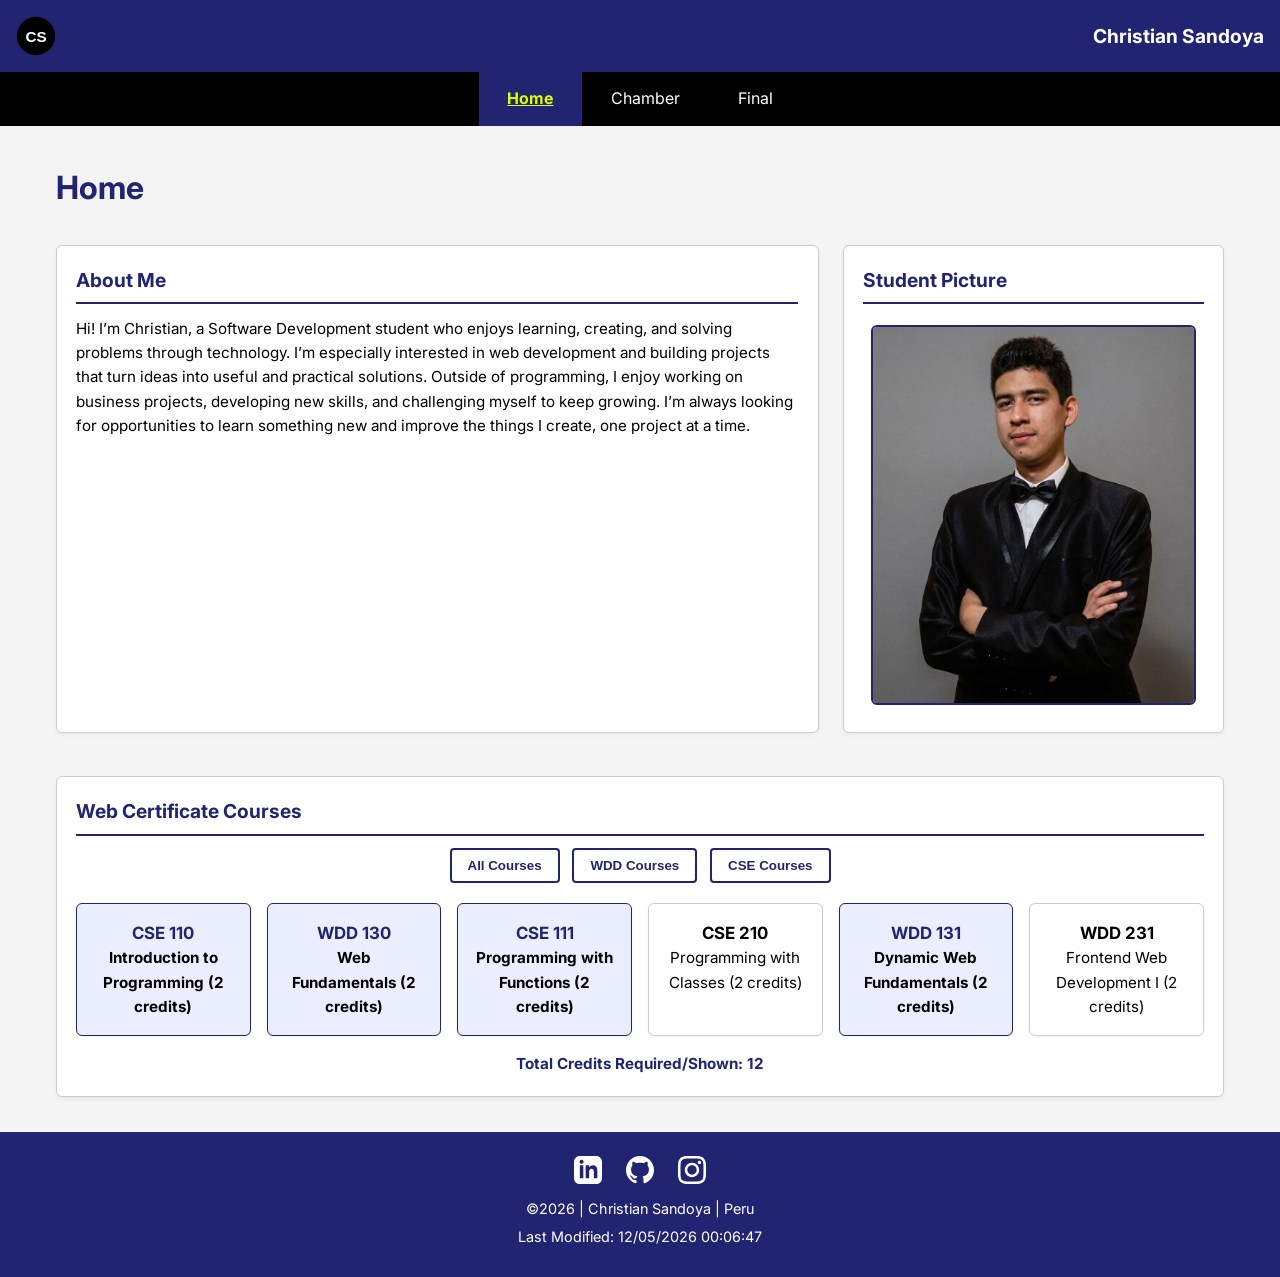
<file: index.html>
<!DOCTYPE html>
<html lang="en">
<head>
    <meta charset="UTF-8">
    <meta name="viewport" content="width=device-width, initial-scale=1.0">
    <meta name="description" content="W01 Assignment: Course Home Page - WDD 231 - Christian Sandoya">
    <meta name="author" content="Christian Sandoya">
    <title>WDD 231 - Christian Sandoya - Course Home Page</title>
    <link rel="stylesheet" href="styles/small.css">
    <link rel="stylesheet" href="styles/large.css" media="(min-width: 680px)">
    <link rel="preconnect" href="https://fonts.googleapis.com">
    <link rel="preconnect" href="https://fonts.gstatic.com" crossorigin>
    <link href="https://fonts.googleapis.com/css2?family=Inter:wght@400;500;700&display=swap" rel="stylesheet">
    <link rel="icon" href="favicon.ico">
    <script src="scripts/navigation.js" defer></script>
    <script src="scripts/course.js" defer></script>
    <script src="scripts/getdates.js" defer></script>
    <meta property="og:title" content="WDD 231 - Christian Sandoya - Course Home Page">
    <meta property="og:description" content="W01 Assignment: Course Home Page - WDD 231 - Christian Sandoya">
    <meta property="og:image" content="images/logo.svg">
    <meta property="og:url" content="https://christiansandoya.github.io/wdd231/">
</head>
<body>
    <header>
        <div class="logo-box">
            <img src="images/logo.svg" alt="Site Logo" width="40" height="40">
        </div>
        <span>Christian Sandoya</span>
        <button id="menu" aria-label="Navigation Menu"></button>
    </header>

    <nav>
        <ul class="navigation">
            <li><a href="index.html" class="active">Home</a></li>
            <li><a href="#">Chamber</a></li>
            <li><a href="#">Final</a></li>
        </ul>
    </nav>
    
    <main>
        <h1>Home</h1>
        <section class="card">
            <h2>About Me</h2>
            <p>Hi! I’m Christian, a Software Development student who enjoys learning, creating, and solving problems through technology. I’m especially interested in web development and building projects that turn ideas into useful and practical solutions. Outside of programming, I enjoy working on business projects, developing new skills, and challenging myself to keep growing. I’m always looking for opportunities to learn something new and improve the things I create, one project at a time.</p>
        </section>
        <section class="card">
            <h2>Student Picture</h2>
            <div class="profile-img-box">
                <img src="images/profile_picture.jpg" alt="Christian Sandoya Profile Picture">
            </div>
        </section>
        <section class="card">
            <h2>Web Certificate Courses</h2>
            <div id="course-list"></div>
        </section>
    </main>

    <footer>
        <div class="social-links">
            <a href="https://www.linkedin.com/in/christian-flavio-sandoya-suarez-4857b5280" target="_blank" rel="noopener" aria-label="LinkedIn">
                <svg xmlns="http://www.w3.org/2000/svg" width="24" height="24" viewBox="0 0 24 24"><path d="M19 0h-14c-2.761 0-5 2.239-5 5v14c0 2.761 2.239 5 5 5h14c2.762 0 5-2.239 5-5v-14c0-2.761-2.238-5-5-5zm-11 19h-3v-11h3v11zm-1.5-12.268c-.966 0-1.75-.79-1.75-1.764s.784-1.764 1.75-1.764 1.75.79 1.75 1.764-.783 1.764-1.75 1.764zm13.5 12.268h-3v-5.604c0-3.368-4-3.113-4 0v5.604h-3v-11h3v1.765c1.396-2.586 7-2.777 7 2.476v6.759z"/></svg>
            </a>
            <a href="https://github.com/christiansandoya" target="_blank" rel="noopener " aria-label="GitHub">
                <svg xmlns="http://www.w3.org/2000/svg" width="24" height="24" viewBox="0 0 24 24"><path d="M12 0c-6.626 0-12 5.373-12 12 0 5.302 3.438 9.8 8.207 11.387.599.111.793-.261.793-.577v-2.234c-3.338.726-4.033-1.416-4.033-1.416-.546-1.387-1.333-1.756-1.333-1.756-1.089-.745.083-.729.083-.729 1.205.084 1.839 1.237 1.839 1.237 1.07 1.834 2.807 1.304 3.492.997.107-.775.418-1.305.762-1.604-2.665-.305-5.467-1.334-5.467-5.931 0-1.311.469-2.381 1.236-3.221-.124-.303-.535-1.524.117-3.176 0 0 1.008-.322 3.301 1.23.957-.266 1.983-.399 3.003-.404 1.02.005 2.047.138 3.006.404 2.291-1.552 3.297-1.23 3.297-1.23.653 1.653.242 2.874.118 3.176.77.84 1.235 1.911 1.235 3.221 0 4.609-2.807 5.624-5.479 5.921.43.372.823 1.102.823 2.222v3.293c0 .319.192.694.801.576 4.765-1.589 8.199-6.086 8.199-11.386 0-6.627-5.373-12-12-12z"/></svg>
            </a>
            <a href="https://www.instagram.com/chrisandoya" target="_blank" rel="noopener" aria-label="Instagram">
                <svg xmlns="http://www.w3.org/2000/svg" width="24" height="24" viewBox="0 0 24 24"><path d="M12 2.163c3.204 0 3.584.012 4.85.07 3.252.148 4.771 1.691 4.919 4.919.058 1.265.069 1.645.069 4.849 0 3.205-.012 3.584-.069 4.849-.149 3.225-1.664 4.771-4.919 4.919-1.266.058-1.644.07-4.85.07-3.204 0-3.584-.012-4.849-.07-3.26-.149-4.771-1.699-4.919-4.92-.058-1.265-.07-1.644-.07-4.849 0-3.204.013-3.583.07-4.849.149-3.227 1.664-4.771 4.919-4.919 1.266-.057 1.645-.069 4.849-.069zm0-2.163c-3.259 0-3.667.014-4.947.072-4.358.2-6.78 2.618-6.98 6.98-.059 1.281-.073 1.689-.073 4.948 0 3.259.014 3.668.072 4.948.2 4.358 2.618 6.78 6.98 6.98 1.281.058 1.689.072 4.948.072 3.259 0 3.668-.014 4.948-.072 4.354-.2 6.782-2.618 6.979-6.98.059-1.28.073-1.689.073-4.948 0-3.259-.014-3.667-.072-4.947-.196-4.354-2.617-6.78-6.979-6.98-1.281-.059-1.69-.073-4.949-.073zm0 5.838c-3.403 0-6.162 2.759-6.162 6.162s2.759 6.163 6.162 6.163 6.162-2.759 6.162-6.163c0-3.403-2.759-6.162-6.162-6.162zm0 10.162c-2.209 0-4-1.79-4-4 0-2.209 1.791-4 4-4s4 1.791 4 4c0 2.21-1.791 4-4 4zm6.406-11.845c-.796 0-1.441.645-1.441 1.44s.645 1.44 1.441 1.44c.795 0 1.439-.645 1.439-1.44s-.644-1.44-1.439-1.44z"/></svg>
            </a>
        </div>
        <p>©<span id="currentyear"></span> | Christian Sandoya | Peru</p>
        <p class="last-modified">Last Modified: <span id="lastModified"></span></p>
    </footer>
</body>
</html>
</file>
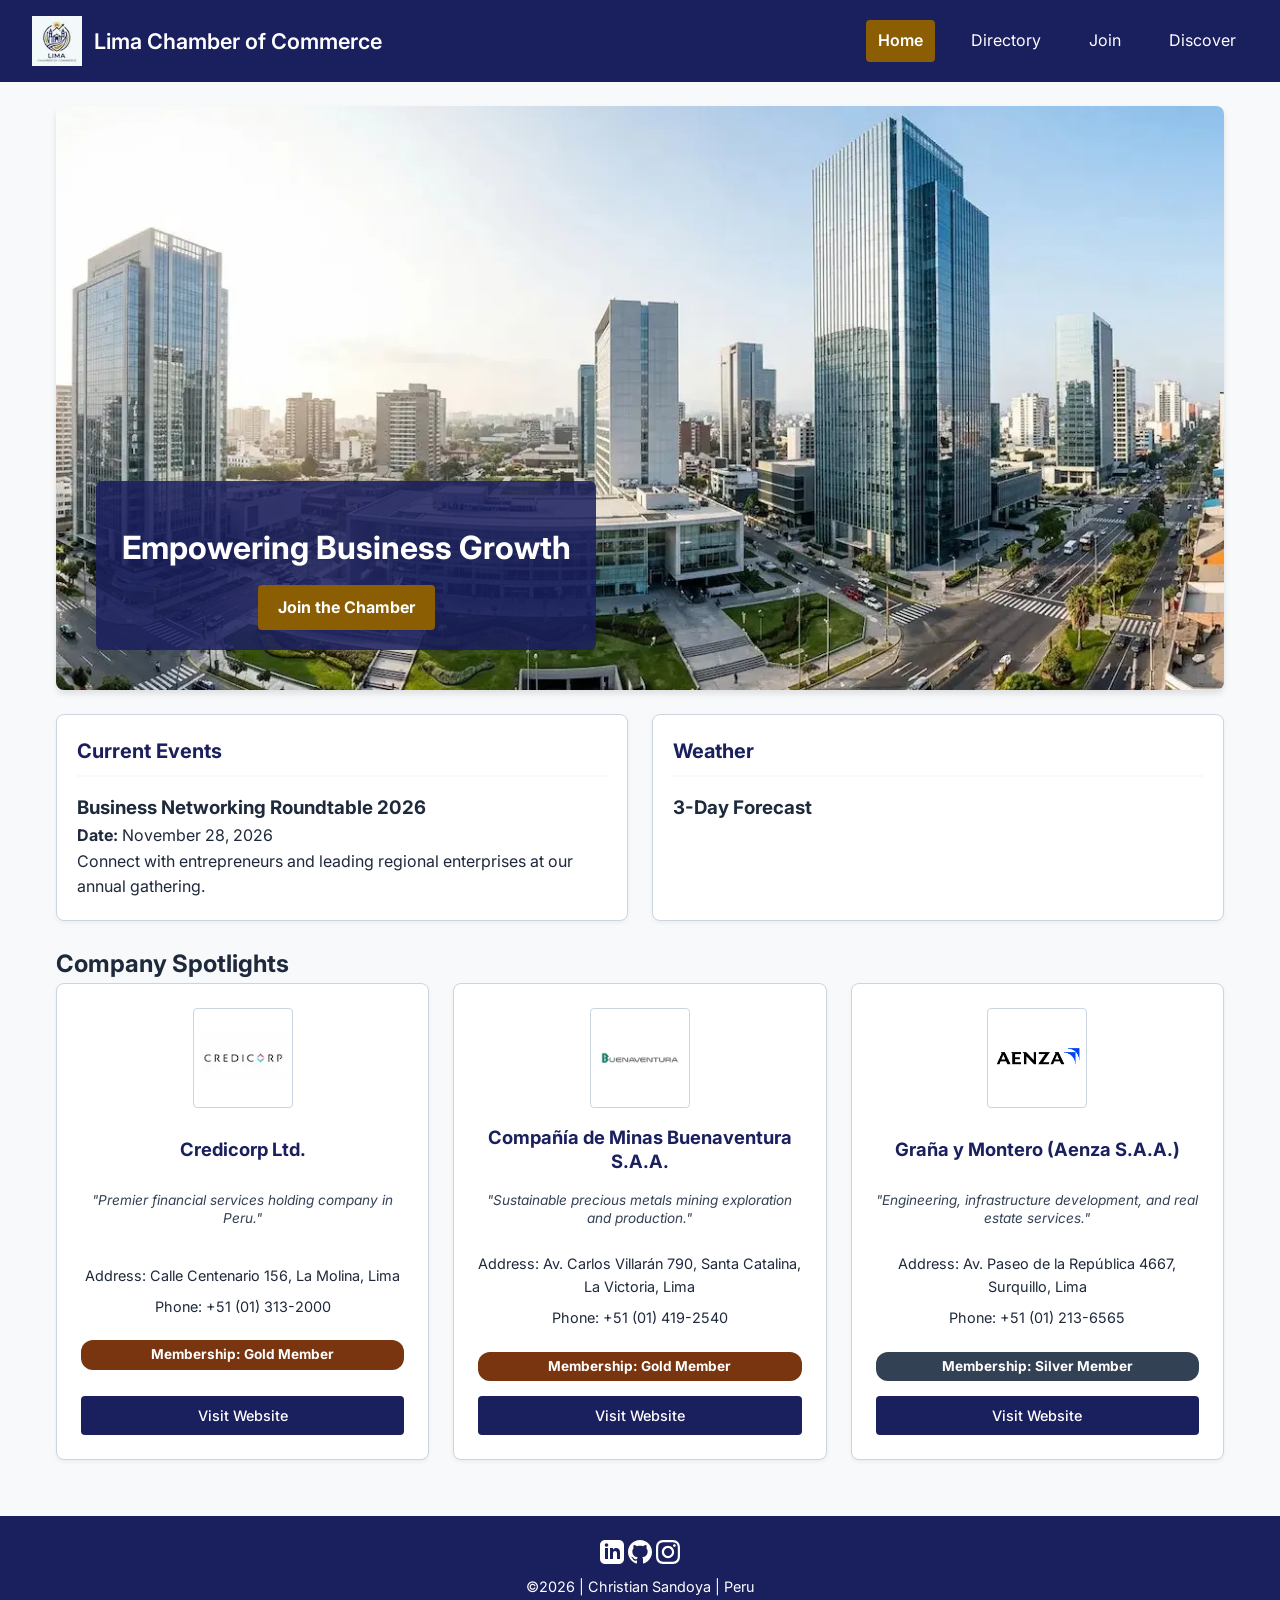
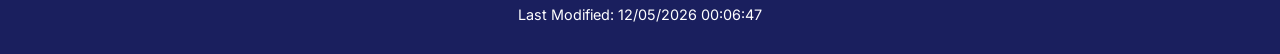
<file: chamber/index.html>
<!DOCTYPE html>
<html lang="en">
<head>
    <meta charset="UTF-8">
    <meta name="viewport" content="width=device-width, initial-scale=1.0">
    <title>Home | Lima Chamber of Commerce</title>
    <meta name="description" content="Official directory of businesses associated with the Lima Chamber of Commerce. Connecting businesses and fostering enterprise development.">
    <meta name="author" content="Christian Sandoya">

    <!-- Scripts -->
    <script src="scripts/weather.js" defer></script>
    <script src="scripts/spotlights.js" defer></script>
    <script src="scripts/main.js" defer></script>

    <!-- Meta tags for social media-->
    <meta property="og:title" content="Home | Lima Chamber of Commerce">
    <meta property="og:type" content="website">
    <meta property="og:description" content="Official directory of businesses associated with the Lima Chamber of Commerce. Connecting businesses and fostering enterprise development.">
    <meta property="og:image" content="https://christiansandoya.github.io/wdd231/chamber/images/hero.png">
    <meta property="og:url" content="https://christiansandoya.github.io/wdd231/chamber/index.html">

    <!--Google Fonts-->
    <link rel="preconnect" href="https://fonts.googleapis.com">
    <link rel="preconnect" href="https://fonts.gstatic.com" crossorigin>
    <link href="https://fonts.googleapis.com/css2?family=Inter:wght@400;500;600;700&display=swap" rel="stylesheet">

    <!--CSS-->
    <link rel="stylesheet" href="styles/normalize.css">
    <link rel="stylesheet" href="styles/small.css">
    <link rel="stylesheet" href="styles/larger.css" media="(min-width:768px)">

    <!--Favicon-->
    <link rel="icon" href="images/favicon.ico">
</head>
<body>
    <header>
        <div class="header-container">
            <img src="images/logo.webp" alt="Lima Chamber of Commerce Logo" class="logo">
            <span class="site-title">Lima Chamber of Commerce</span>
        </div>
        <button id="menu-button" aria-label="Navigation Menu"></button>
        <nav id="navigation">
            <ul>
                <li><a href="index.html" class="active">Home</a></li>
                <li><a href="directory.html">Directory</a></li>
                <li><a href="#">Join</a></li>
                <li><a href="#">Discover</a></li>
            </ul>
        </nav>
    </header>
    <main>
    <!-- Hero Image and Call to Action -->
        <section class="hero">
            <picture>
                <source srcset="images/hero-large.webp" media="(min-width: 768px)">
                <img src="images/hero-small.webp" alt="Panoramic view of business district in Lima" width="1200" height="600">
            </picture>
            <div class="hero-overlay">
                <h1>Empowering Business Growth</h1>
                <a href="join.html" class="cta-button">Join the Chamber</a>
            </div>
        </section>

        <!-- Container for responsive layout (Events and Weather) -->
        <div class="home-grid">
            <!-- Current Events -->
            <section class="events card">
                <h2>Current Events</h2>
                <article class="event-item">
                    <h3>Business Networking Roundtable 2026</h3>
                    <p><strong>Date:</strong> November 28, 2026</p>
                    <p>Connect with entrepreneurs and leading regional enterprises at our annual gathering.</p>
                </article>
            </section>

            <!-- Weather Section (to be populated with JS) -->
            <section class="weather card">
                <h2>Weather</h2>
                <div id="current-weather">

                </div>
                <div id="forecast-weather">
                    <h3>3-Day Forecast</h3>
                    <!-- JS will inject the 3-day forecast -->
                </div>
            </section>
        </div>

        <!-- Company Spotlights (to be populated with JS from members.json) -->
        <section class="spotlights">
            <h2>Company Spotlights</h2>
            <div id="spotlight-container" class="spotlight-grid">
            <!-- JS will inject 3 Gold/Silver member cards -->
            </div>
        </section>
    </main>
    <footer>
         <div class="social-links">
            <a href="https://www.linkedin.com/in/christian-flavio-sandoya-suarez-4857b5280" target="_blank" rel="noopener" aria-label="LinkedIn">
                <svg xmlns="http://www.w3.org/2000/svg" width="24" height="24" viewBox="0 0 24 24"><path d="M19 0h-14c-2.761 0-5 2.239-5 5v14c0 2.761 2.239 5 5 5h14c2.762 0 5-2.239 5-5v-14c0-2.761-2.238-5-5-5zm-11 19h-3v-11h3v11zm-1.5-12.268c-.966 0-1.75-.79-1.75-1.764s.784-1.764 1.75-1.764 1.75.79 1.75 1.764-.783 1.764-1.75 1.764zm13.5 12.268h-3v-5.604c0-3.368-4-3.113-4 0v5.604h-3v-11h3v1.765c1.396-2.586 7-2.777 7 2.476v6.759z"/></svg>
            </a>
            <a href="https://github.com/christiansandoya" target="_blank" rel="noopener " aria-label="GitHub">
                <svg xmlns="http://www.w3.org/2000/svg" width="24" height="24" viewBox="0 0 24 24"><path d="M12 0c-6.626 0-12 5.373-12 12 0 5.302 3.438 9.8 8.207 11.387.599.111.793-.261.793-.577v-2.234c-3.338.726-4.033-1.416-4.033-1.416-.546-1.387-1.333-1.756-1.333-1.756-1.089-.745.083-.729.083-.729 1.205.084 1.839 1.237 1.839 1.237 1.07 1.834 2.807 1.304 3.492.997.107-.775.418-1.305.762-1.604-2.665-.305-5.467-1.334-5.467-5.931 0-1.311.469-2.381 1.236-3.221-.124-.303-.535-1.524.117-3.176 0 0 1.008-.322 3.301 1.23.957-.266 1.983-.399 3.003-.404 1.02.005 2.047.138 3.006.404 2.291-1.552 3.297-1.23 3.297-1.23.653 1.653.242 2.874.118 3.176.77.84 1.235 1.911 1.235 3.221 0 4.609-2.807 5.624-5.479 5.921.43.372.823 1.102.823 2.222v3.293c0 .319.192.694.801.576 4.765-1.589 8.199-6.086 8.199-11.386 0-6.627-5.373-12-12-12z"/></svg>
            </a>
            <a href="https://www.instagram.com/chrisandoya" target="_blank" rel="noopener" aria-label="Instagram">
                <svg xmlns="http://www.w3.org/2000/svg" width="24" height="24" viewBox="0 0 24 24"><path d="M12 2.163c3.204 0 3.584.012 4.85.07 3.252.148 4.771 1.691 4.919 4.919.058 1.265.069 1.645.069 4.849 0 3.205-.012 3.584-.069 4.849-.149 3.225-1.664 4.771-4.919 4.919-1.266.058-1.644.07-4.85.07-3.204 0-3.584-.012-4.849-.07-3.26-.149-4.771-1.699-4.919-4.92-.058-1.265-.07-1.644-.07-4.849 0-3.204.013-3.583.07-4.849.149-3.227 1.664-4.771 4.919-4.919 1.266-.057 1.645-.069 4.849-.069zm0-2.163c-3.259 0-3.667.014-4.947.072-4.358.2-6.78 2.618-6.98 6.98-.059 1.281-.073 1.689-.073 4.948 0 3.259.014 3.668.072 4.948.2 4.358 2.618 6.78 6.98 6.98 1.281.058 1.689.072 4.948.072 3.259 0 3.668-.014 4.948-.072 4.354-.2 6.782-2.618 6.979-6.98.059-1.28.073-1.689.073-4.948 0-3.259-.014-3.667-.072-4.947-.196-4.354-2.617-6.78-6.979-6.98-1.281-.059-1.69-.073-4.949-.073zm0 5.838c-3.403 0-6.162 2.759-6.162 6.162s2.759 6.163 6.162 6.163 6.162-2.759 6.162-6.163c0-3.403-2.759-6.162-6.162-6.162zm0 10.162c-2.209 0-4-1.79-4-4 0-2.209 1.791-4 4-4s4 1.791 4 4c0 2.21-1.791 4-4 4zm6.406-11.845c-.796 0-1.441.645-1.441 1.44s.645 1.44 1.441 1.44c.795 0 1.439-.645 1.439-1.44s-.644-1.44-1.439-1.44z"/></svg>
            </a>
        </div>
        <p>©<span id="currentyear"></span> | Christian Sandoya | Peru</p>
        <p class="last-modified"><span id="lastModified"></span></p>
    </footer>
</body>
</html>
</file>
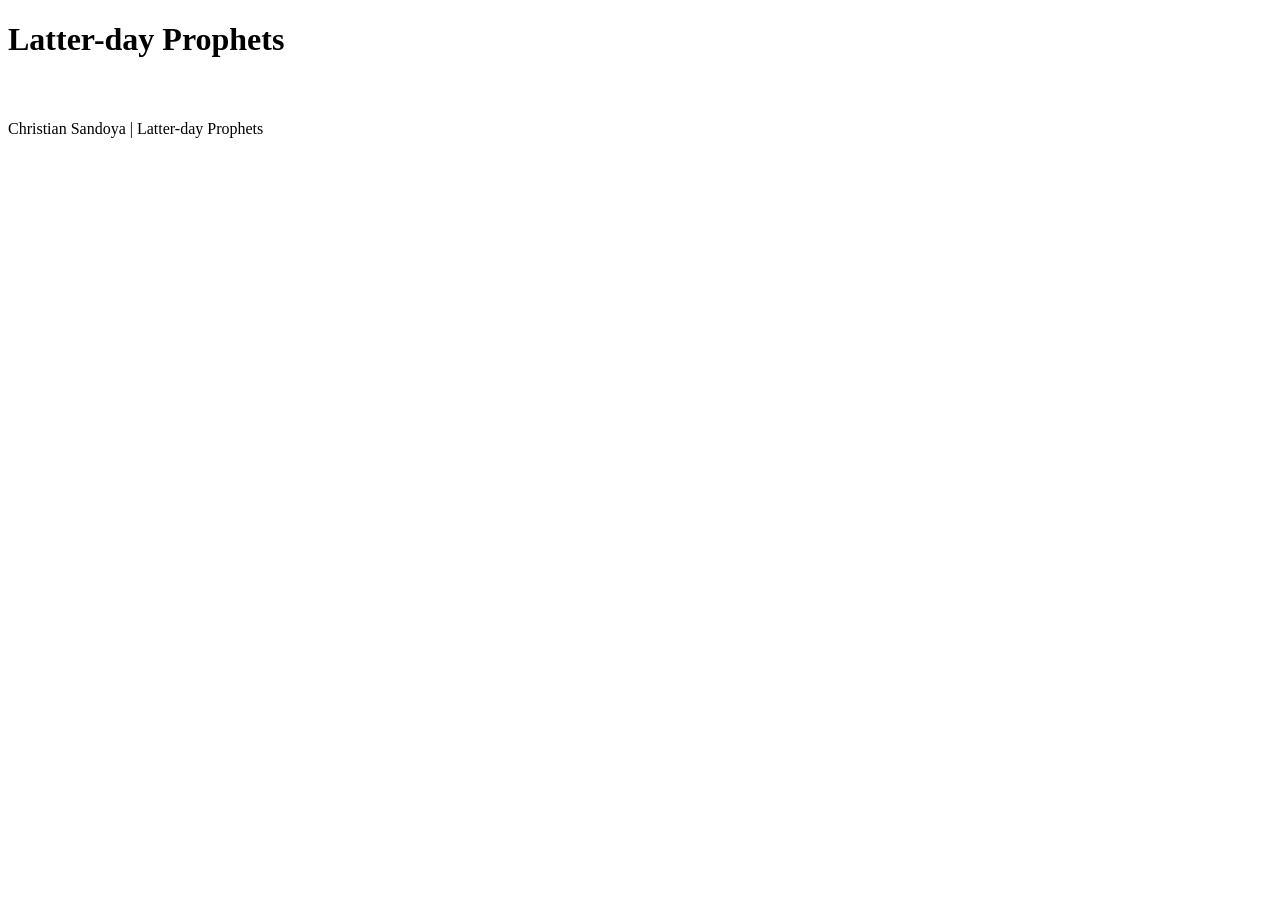
<file: prophets.html>
<!DOCTYPE html>
<html lang="en">
<head>
    <meta charset="UTF-8">
    <meta name="viewport" content="width=device-width, initial-scale=1.0">
    <title>Document</title>
    <link rel="stylesheet" href="styles/prophets.css">
    <script src="scripts/prophets.js" defer></script>
</head>
<body>
    <header>
        <h1>Latter-day Prophets</h1>
    </header>
    <main>
        <div id="cards"></div>
    </main>
    <footer>
        Christian Sandoya | Latter-day Prophets
    </footer>
</body>
</html>
</file>
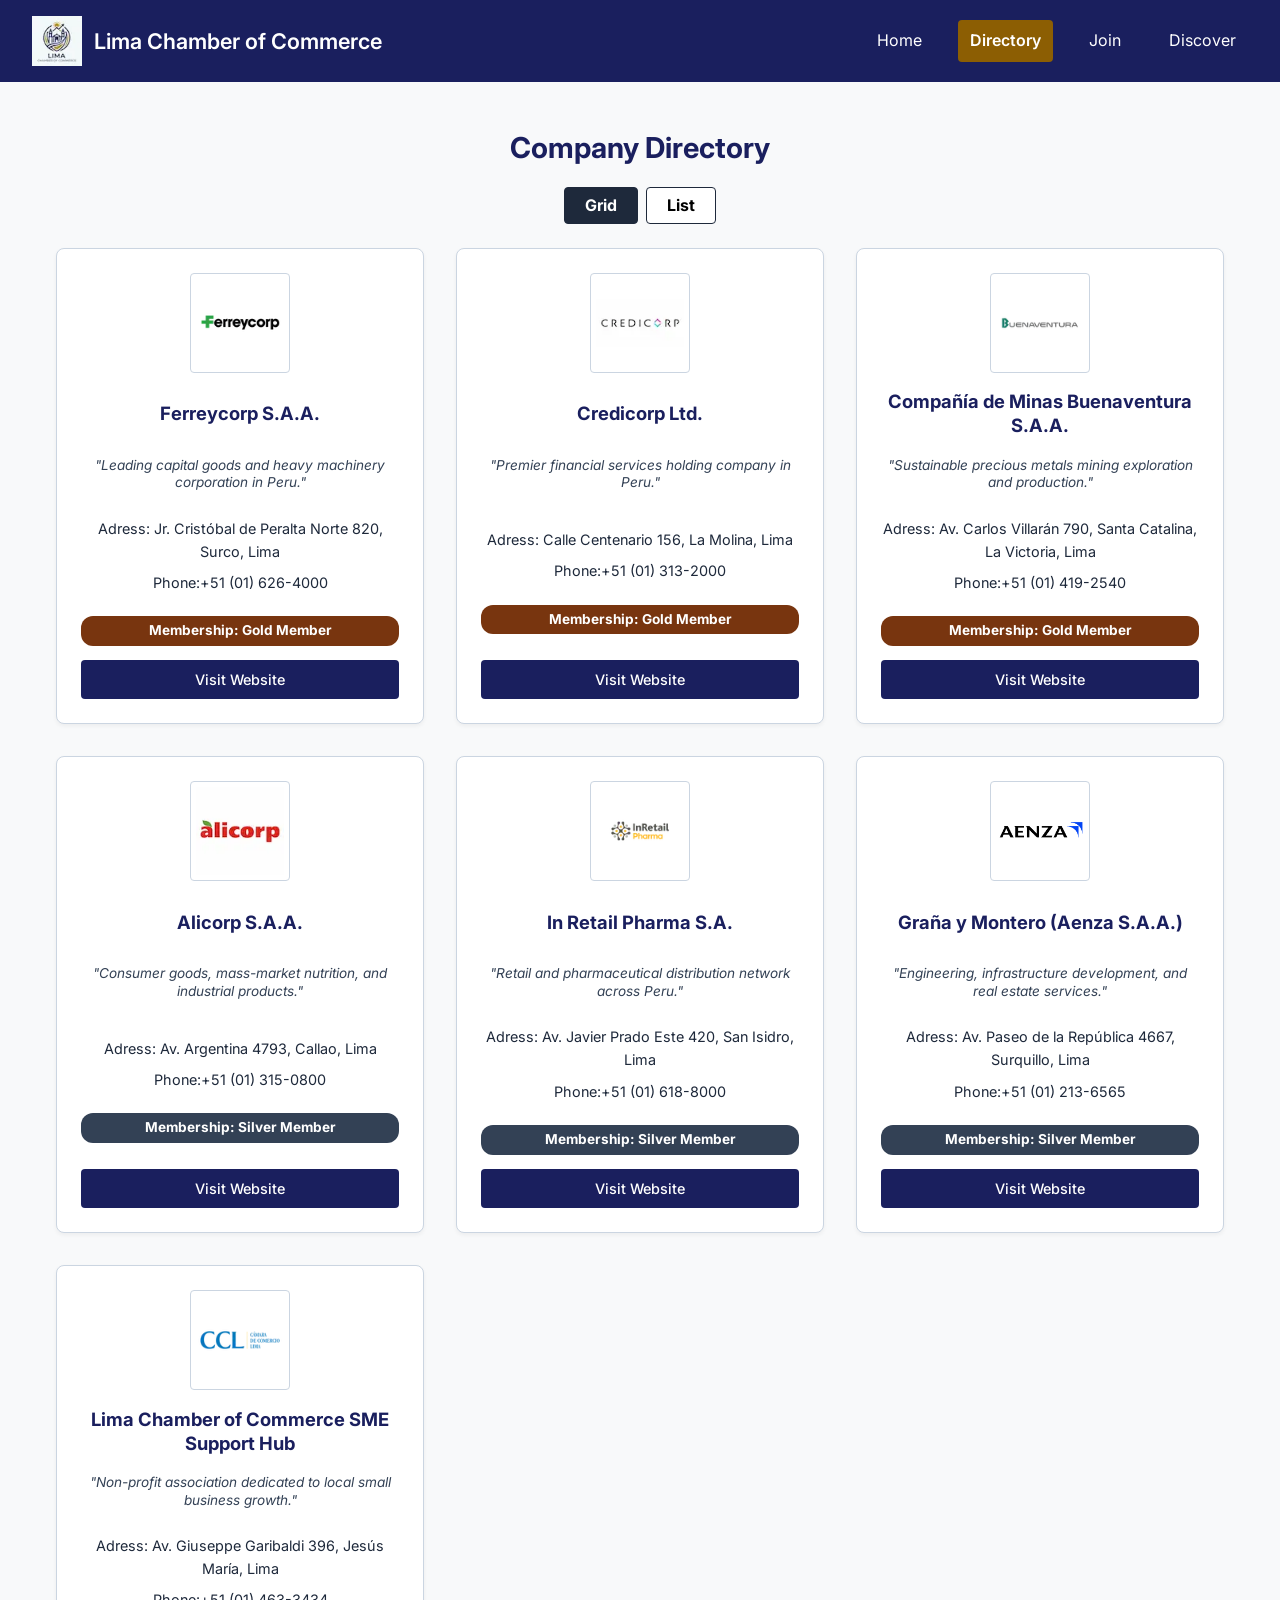
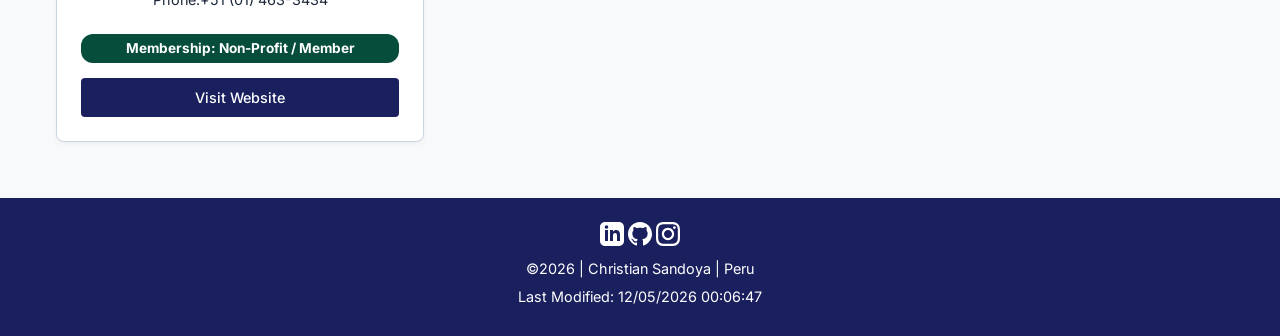
<file: chamber/directory.html>
<!DOCTYPE html>
<html lang="en">
<head>
    <meta charset="UTF-8">
    <meta name="viewport" content="width=device-width, initial-scale=1.0">
    <title>Directory | Lima Chamber of Commerce</title>
    <meta name="description" content="Official directory of businesses associated with the Lima Chamber of Commerce. Connecting businesses and fostering enterprise development.">
    <meta name="author" content="Christian Sandoya">

    <script src="scripts/chamber.js" defer></script>

    <!-- Meta tags for social media-->
    <meta property="og:title" content="Directory | Lima Chamber of Commerce">
    <meta property="og:type" content="website">
    <meta property="og:description" content="Official directory of businesses associated with the Lima Chamber of Commerce. Connecting businesses and fostering enterprise development.">
    <meta property="og:image" content="https://christiansandoya.github.io/wdd231/chamber/images/hero.png">
    <meta property="og:url" content="https://christiansandoya.github.io/wdd231/chamber/directory.html">

    <!--Google Fonts-->
    <link rel="preconnect" href="https://fonts.googleapis.com">
    <link rel="preconnect" href="https://fonts.gstatic.com" crossorigin>
    <link rel="preload" href="https://fonts.googleapis.com/css2?family=Inter:wght@400;500;600;700&display=swap" as="style" onload="this.onload=null;this.rel='stylesheet'">
    <noscript>
        <link href="https://fonts.googleapis.com/css2?family=Inter:wght@400;500;600;700&display=swap" rel="stylesheet">
    </noscript>

    <!--CSS-->
    <link rel="stylesheet" href="styles/normalize.css">
    <link rel="stylesheet" href="styles/small.css">
    <link rel="stylesheet" href="styles/larger.css" media="(min-width:768px)">

    <!--Favicon-->
    <link rel="icon" href="images/favicon.ico">
</head>
<body>
    <header>
        <div class="header-container">
            <img src="images/logo.webp" alt="Lima Chamber of Commerce Logo" class="logo">
            <span class="site-title">Lima Chamber of Commerce</span>
        </div>
        <button id="menu-button" aria-label="Navigation Menu"></button>
        <nav id="navigation">
            <ul>
                <li><a href="index.html">Home</a></li>
                <li><a href="directory.html" class="active">Directory</a></li>
                <li><a href="#">Join</a></li>
                <li><a href="#">Discover</a></li>
            </ul>
        </nav>
    </header>
    <main>
        <h1>Company Directory</h1>
        <div class="view-toggle">
            <button id="grid" class="active" title="Grid View">Grid</button>
            <button id="list" title="List View">List</button>
        </div>
        <div id="members-container" class="grid"></div>
    </main>
    <footer>
         <div class="social-links">
            <a href="https://www.linkedin.com/in/christian-flavio-sandoya-suarez-4857b5280" target="_blank" rel="noopener" aria-label="LinkedIn">
                <svg xmlns="http://www.w3.org/2000/svg" width="24" height="24" viewBox="0 0 24 24"><path d="M19 0h-14c-2.761 0-5 2.239-5 5v14c0 2.761 2.239 5 5 5h14c2.762 0 5-2.239 5-5v-14c0-2.761-2.238-5-5-5zm-11 19h-3v-11h3v11zm-1.5-12.268c-.966 0-1.75-.79-1.75-1.764s.784-1.764 1.75-1.764 1.75.79 1.75 1.764-.783 1.764-1.75 1.764zm13.5 12.268h-3v-5.604c0-3.368-4-3.113-4 0v5.604h-3v-11h3v1.765c1.396-2.586 7-2.777 7 2.476v6.759z"/></svg>
            </a>
            <a href="https://github.com/christiansandoya" target="_blank" rel="noopener " aria-label="GitHub">
                <svg xmlns="http://www.w3.org/2000/svg" width="24" height="24" viewBox="0 0 24 24"><path d="M12 0c-6.626 0-12 5.373-12 12 0 5.302 3.438 9.8 8.207 11.387.599.111.793-.261.793-.577v-2.234c-3.338.726-4.033-1.416-4.033-1.416-.546-1.387-1.333-1.756-1.333-1.756-1.089-.745.083-.729.083-.729 1.205.084 1.839 1.237 1.839 1.237 1.07 1.834 2.807 1.304 3.492.997.107-.775.418-1.305.762-1.604-2.665-.305-5.467-1.334-5.467-5.931 0-1.311.469-2.381 1.236-3.221-.124-.303-.535-1.524.117-3.176 0 0 1.008-.322 3.301 1.23.957-.266 1.983-.399 3.003-.404 1.02.005 2.047.138 3.006.404 2.291-1.552 3.297-1.23 3.297-1.23.653 1.653.242 2.874.118 3.176.77.84 1.235 1.911 1.235 3.221 0 4.609-2.807 5.624-5.479 5.921.43.372.823 1.102.823 2.222v3.293c0 .319.192.694.801.576 4.765-1.589 8.199-6.086 8.199-11.386 0-6.627-5.373-12-12-12z"/></svg>
            </a>
            <a href="https://www.instagram.com/chrisandoya" target="_blank" rel="noopener" aria-label="Instagram">
                <svg xmlns="http://www.w3.org/2000/svg" width="24" height="24" viewBox="0 0 24 24"><path d="M12 2.163c3.204 0 3.584.012 4.85.07 3.252.148 4.771 1.691 4.919 4.919.058 1.265.069 1.645.069 4.849 0 3.205-.012 3.584-.069 4.849-.149 3.225-1.664 4.771-4.919 4.919-1.266.058-1.644.07-4.85.07-3.204 0-3.584-.012-4.849-.07-3.26-.149-4.771-1.699-4.919-4.92-.058-1.265-.07-1.644-.07-4.849 0-3.204.013-3.583.07-4.849.149-3.227 1.664-4.771 4.919-4.919 1.266-.057 1.645-.069 4.849-.069zm0-2.163c-3.259 0-3.667.014-4.947.072-4.358.2-6.78 2.618-6.98 6.98-.059 1.281-.073 1.689-.073 4.948 0 3.259.014 3.668.072 4.948.2 4.358 2.618 6.78 6.98 6.98 1.281.058 1.689.072 4.948.072 3.259 0 3.668-.014 4.948-.072 4.354-.2 6.782-2.618 6.979-6.98.059-1.28.073-1.689.073-4.948 0-3.259-.014-3.667-.072-4.947-.196-4.354-2.617-6.78-6.979-6.98-1.281-.059-1.69-.073-4.949-.073zm0 5.838c-3.403 0-6.162 2.759-6.162 6.162s2.759 6.163 6.162 6.163 6.162-2.759 6.162-6.163c0-3.403-2.759-6.162-6.162-6.162zm0 10.162c-2.209 0-4-1.79-4-4 0-2.209 1.791-4 4-4s4 1.791 4 4c0 2.21-1.791 4-4 4zm6.406-11.845c-.796 0-1.441.645-1.441 1.44s.645 1.44 1.441 1.44c.795 0 1.439-.645 1.439-1.44s-.644-1.44-1.439-1.44z"/></svg>
            </a>
        </div>
        <p>©<span id="currentyear"></span> | Christian Sandoya | Peru</p>
        <p class="last-modified"><span id="lastModified"></span></p>
    </footer>
</body>
</html>
</file>
<file: styles/small.css>
:root {
    --primary-blue: rgb(33, 36, 112);
    --white: #ffffff;
    --black: #000000;
    --gray-bg: #f4f4f4;
    --gray-border: #cccccc;
    --font-family: 'Inter', Arial, sans-serif;
}

* {
    box-sizing: border-box;
    margin: 0;
    padding: 0;
}

body {
    font-family: var(--font-family);
    color: var(--black);
    background-color: var(--gray-bg);
    line-height: 1.6;
}

header {
    background-color: var(--primary-blue);
    color: var(--white);
    display: flex;
    align-items: center;
    justify-content: space-between;
    padding: 1rem;
}

.logo-box img {
    display: block;
}

header span {
    font-size: 1.2rem;
    font-weight: bold;
}

#menu {
    background: none;
    border: none;
    color: var(--white);
    font-size: 1.8rem;
    cursor: pointer;
}

#menu::before {
    content: "≡";
}

#menu.open::before {
    content: "X";
}

nav {
    background-color: var(--black);
}

.navigation {
    list-style: none;
    display: none;
}

.navigation.open {
    display: flex;
    flex-direction: column;
}

.navigation li a {
    display: block;
    color: var(--white);
    text-decoration: none;
    padding: 0.8rem 1rem;
    text-align: center;
    border-bottom: 1px solid rgba(255, 255, 255, 0.15);
    transition: background 0.3s, color 0.3s;
}

.navigation li a:hover,
.navigation li a.active {
    background-color: var(--primary-blue);
    color: #ddff00;
    text-decoration: underline;
    font-weight: bold;
}

main {
    max-width: 1200px;
    margin: 0 auto;
    padding: 1rem;
}

main h1 {
    text-align: center;
    margin: 1.2rem 0;
    color: var(--primary-blue);
}

.card {
    background-color: var(--white);
    border: 1px solid var(--gray-border);
    border-radius: 6px;
    box-shadow: 0 2px 4px rgba(0, 0, 0, 0.05);
    padding: 1.2rem;
    margin-bottom: 1.2rem;
}

.card h2 {
    font-size: 1.2rem;
    color: var(--primary-blue);
    border-bottom: 2px solid var(--primary-blue);
    padding-bottom: 0.4rem;
    margin-bottom: 0.8rem;
}

.card p {
    font-size: 0.95rem;
    color: var(--black);
}

.profile-img-box {
    display: flex;
    justify-content: center;
    align-items: center;
    padding: 0.5rem;
}

.profile-img-box img {
    width: 100%;
    max-width: 100%;
    height: auto;
    aspect-ratio: 3/4;
    object-fit: cover;
    border-radius: 6px;
    border: 2px solid var(--primary-blue);
}

.course-filters {
    display: flex;
    justify-content: center;
    gap: 0.8rem;
    margin-bottom: 1.2rem;
    flex-wrap: wrap;
}

.course-filters button {
    background-color: var(--white);
    color: var(--primary-blue);
    border: 2px solid var(--primary-blue);
    padding: 0.5rem 1rem;
    border-radius: 4px;
    font-weight: bold;
    cursor: pointer;
    transition: background 0.3s, color 0.3s;
}

.course-filters button:hover,
.course-filters button:focus {
    background-color: var(--primary-blue);
    color: var(--white);
}

.courses-grid {
    display: grid;
    grid-template-columns: repeat(auto-fit, minmax(130px, 1fr));
    gap: 1rem;
    margin-bottom: 1rem;
}

.course-card {
    padding: 1rem;
    text-align: center;
    border-radius: 6px;
    border: 1px solid var(--gray-border);
    font-size: 0.9rem;
    box-shadow: 0 1px 3px rgba(0, 0, 0, 0.05);
}

.course-card.completed {
    background-color: rgb(235, 238, 255);
    border-color: var(--primary-blue);
    color: var(--primary-blue);
    font-weight: bold;
}

.course-card.pending {
    background-color: var(--white);
    color: var(--black);
}

#total-credits {
    text-align: center;
    font-weight: bold;
    margin-top: 1rem;
    color: var(--primary-blue);
}

footer {
    background-color: var(--primary-blue);
    color: var(--white);
    text-align: center;
    padding: 1.5rem;
    font-size: 0.9rem;
}

.social-links {
    display: flex;
    justify-content: center;
    gap: 1.5rem;
    margin-bottom: 0.8rem;
}

.social-links a {
    display: inline-flex;
    align-items: center;
    justify-content: center;
}

.social-links svg {
    width: 28px;
    height: 28px;
    fill: #ffffff;
    transition: fill 0.3s ease, transform 0.3s ease;
}

.social-links a:hover svg {
    fill: #ddff00;
    transform: scale(1.1);
}

footer p {
    margin: 0.3rem 0;
}
</file>
<file: styles/large.css>
@media (min-width: 680px) {
    #menu {
        display: none;
    }

    nav {
        display: block;
    }

    .navigation {
        display: flex;
        flex-direction: row;
        justify-content: center;
        background-color: var(--black);
    }

    .navigation li a {
        border-bottom: none;
        padding: 0.9rem 1.8rem;
    }

    main {
        display: grid;
        grid-template-columns: 2fr 1fr;
        gap: 1.5rem;
        align-items: stretch;
    }

    main h1 {
        grid-column: 1 / -1;
        text-align: left;
        margin-bottom: 0.5rem;
    }

    .card:nth-of-type(1) {
        grid-column: 1;
        grid-row: 2;
    }

    .card:nth-of-type(2) {
        grid-column: 2;
        grid-row: 2;
        display: flex;
        flex-direction: column;
    }

    .card:nth-of-type(2) .profile-img-box {
        flex-grow: 1;
        display: flex;
        align-items: center;
    }

    .card:nth-of-type(2) img {
        width: 100%;
        height: 100%;
        min-height: 280px;
        max-height: 380px;
        object-fit: cover;
    }

    .card:nth-of-type(3) {
        grid-column: 1 / -1;
        grid-row: 3;
    }
}
</file>
<file: chamber/styles/small.css>
:root {
    --primary-blue: rgb(26, 31, 94);
    --accent-gold: #8c5e03;
    --secondary-dark: #1e293b;
    --white: #ffffff;
    --light-bg: #f8f9fa;
    --gray-border: #cbd5e1;
    --text-on-light: #000000;
    --text-on-dark: #ffffff;
    --font-family: 'Inter', Arial, sans-serif;
}

* {
    box-sizing: border-box;
    margin: 0;
    padding: 0;
}

body {
    font-family: var(--font-family);
    background-color: var(--light-bg);
    color: var(--secondary-dark);
    line-height: 1.6;
}

header {
    background-color: var(--primary-blue);
    color: var(--white);
    display: flex;
    justify-content: space-between;
    align-items: center;
    padding: 1rem;
    position: relative;
}

.header-container {
    display: flex;
    align-items: center;
    gap: 0.75rem;
}

.logo {
    width: 50px;
    height: auto;
}

.site-title {
    font-size: 1.1rem;
    font-weight: 600;
}

#menu-button {
    background: none;
    border: none;
    color: var(--white);
    font-size: 1.8rem;
    cursor: pointer;
}

#menu-button::before {
    content: "≡";
}

#menu-button.open::before {
    content: "X";
}

nav {
    display: none;
    position: absolute;
    top: 100%;
    left: 0;
    width: 100%;
    background-color: var(--primary-blue);
    box-shadow: 0 4px 6px rgba(0, 0, 0, 0.1);
    z-index: 10;
}

nav.open {
    display: block;
}

#navigation {
    list-style: none;
}

#navigation li a {
    display: block;
    padding: 1rem;
    color: var(--white);
    text-decoration: none;
    text-align: center;
    border-top: 1px solid rgba(255, 255, 255, 0.1);
    transition: background 0.3s;
}

#navigation li a:hover,
#navigation li a.active {
    background-color: var(--accent-gold);
    color: var(--white);
    font-weight: 600;
}

main {
    max-width: 1200px;
    margin: 0 auto;
    padding: 1.5rem 1rem;
}

h1 {
    font-size: 1.8rem;
    margin-bottom: 1rem;
    color: var(--primary-blue);
    text-align: center;
}

.view-toggle {
    display: flex;
    justify-content: center;
    gap: 0.5rem;
    margin-bottom: 1.5rem;
}

.view-toggle button {
    background-color: var(--white);
    color: var(--text-on-light);
    border: 1px solid var(--secondary-dark);
    padding: 0.5rem 1.25rem;
    font-family: var(--font-family);
    font-weight: 700;
    cursor: pointer;
    border-radius: 4px;
    transition: all 0.2s ease;
}

.view-toggle button.active{
    background-color: var(--secondary-dark);
    color: var(--text-on-dark);
    border-color: var(--secondary-dark);
}

.view-toggle button:hover {
    background-color: #e2e8f0;
    color: var(--text-on-light);
}

#members-container {
    min-height: 500px;
}

#members-container.grid {
    display: grid;
    grid-template-columns: 1fr;
    gap: 1.5rem;
}

.member-card {
    background-color: var(--white);
    border: 1px solid var(--gray-border);
    border-radius: 8px;
    padding: 1.5rem;
    text-align: center;
    box-shadow: 0 2px 4px rgba(0, 0, 0, 0.05);
    display: flex;
    flex-direction: column;
    justify-content: space-between;
    height: 100%;
}

.member-card img {
    width: 100px;
    height: 100px;
    object-fit: contain;
    border-radius: 4px;
    background-color: #fff;
    padding: 5px;
    border: 1px solid var(--gray-border);
    margin: 0 auto 1rem auto;
    display: block;
}

.member-info {
    display: flex;
    flex-direction: column;
    flex-grow: 1;
    text-align: center;
    gap: 0.5rem;
}

.member-info h2 {
    font-size: 1.15rem;
    color: var(--primary-blue);
    margin-bottom: 0.25rem;
    min-height: 3.2rem;
    display: flex;
    align-items: center;
    justify-content: center;
    line-height: 1.3;
}

.member-info .tagline {
    font-style: italic;
    font-size: 0.85rem;
    color: #334155;
    margin-bottom: 0.75rem;
    min-height: 2.8rem;
    display: flex;
    align-items: center;
    justify-content: center;
    line-height: 1.3;
}

.member-info .address {
    font-size: 0.9rem;
    margin-top: auto;
}

.member-info .phone {
    font-size: 0.9rem;
    margin-bottom: 0.5rem;
}

.membership {
    font-weight: 700;
    padding: 0.25rem 0.75rem;
    border-radius: 12px;
    font-size: 0.85rem;
    display: inline-block;
    margin: 0.4rem 0;
}

.membership.gold {
    background-color: #78350f;
    color: #ffffff;
}

.membership.silver {
    background-color: #334155;
    color: #ffffff;
}

.membership.member {
    background-color: #064e3b;
    color: #ffffff;
}

.website-link {
    display: inline-block;
    margin-top: auto;
    padding: 0.5rem 1rem;
    background-color: var(--primary-blue);
    color: var(--white);
    text-decoration: none;
    border-radius: 4px;
    font-size: 0.9rem;
    font-weight: 500;
    transition: background 0.2s;
}

.website-link:hover {
    background-color: var(--accent-gold);
    color: #000000;
    font-weight: 600;
    }

#members-container.list {
    display: flex;
    flex-direction: column;
    gap: 0.75rem;
}

#members-container.list .member-card {
    flex-direction: row;
    justify-content: space-between;
    align-items: center;
    text-align: left;
    padding: 1rem;
}

#members-container.list .member-card img {
    display: none;
}

#members-container.list .member-info {
    display: flex;
    flex-wrap: wrap;
    align-items: center;
    gap: 1rem;
    width: 100%;
}

#members-container.list .member-info h3 {
    flex: 2;
    margin: 0;
}

#members-container.list .member-info .tagline,
#members-container.list .member-info .address {
    display: none;
}

#members-container.list .member-info .phone {
    flex: 1;
    margin: 0;
}

#members-container.list .website-link {
    margin: 0;
}

/* Hero Section & CTA */
.hero {
    position: relative;
    width: 100%;
    margin-bottom: 1.5rem;
    border-radius: 8px;
    overflow: hidden;
    box-shadow: 0 4px 6px rgba(0, 0, 0, 0.1);
}

.hero picture img {
    width: 100%;
    height: auto;
    display: block;
    object-fit: cover;
}

.hero-overlay {
    position: absolute;
    bottom: 20px;
    left: 20px;
    right: 20px;
    background-color: rgba(26, 31, 94, 0.85); /* Fondo semitransparente para legibilidad */
    padding: 1.25rem;
    border-radius: 6px;
    text-align: center;
    color: var(--white);
}

.hero-overlay h1 {
    font-size: 1.4rem;
    color: var(--white);
    margin-bottom: 0.75rem;
}

.cta-button {
    display: inline-block;
    background-color: var(--accent-gold);
    color: var(--white);
    padding: 0.6rem 1.25rem;
    border-radius: 4px;
    text-decoration: none;
    font-weight: 700;
    transition: background 0.2s;
}

.cta-button:hover {
    background-color: #a76d04;
}

/* Cards General Styling (Events, Weather, Spotlights) */
.card {
    background-color: var(--white);
    border: 1px solid var(--gray-border);
    border-radius: 8px;
    padding: 1.25rem;
    margin-bottom: 1.5rem;
    box-shadow: 0 2px 4px rgba(0, 0, 0, 0.05);
}

.card h2 {
    font-size: 1.25rem;
    color: var(--primary-blue);
    border-bottom: 2px solid var(--light-bg);
    padding-bottom: 0.5rem;
    margin-bottom: 1rem;
}

/* Horizontal 3-Day Forecast */
.forecast-grid {
    display: flex;
    justify-content: space-around;
    gap: 0.5rem;
    margin-top: 0.75rem;
    text-align: center;
}

.forecast-day {
    background-color: var(--light-bg);
    border: 1px solid var(--gray-border);
    border-radius: 6px;
    padding: 0.5rem;
    flex: 1;
    display: flex;
    flex-direction: column;
    align-items: center;
    justify-content: center;
}

.forecast-day img {
    width: 40px;
    height: 40px;
    margin: 0.2rem 0;
}

/* Spotlights Grid Mobile */
.spotlight-grid {
    display: flex;
    flex-direction: column;
    gap: 1rem;
}

/* Footer */
footer {
    background-color: var(--primary-blue);
    color: var(--white);
    text-align: center;
    padding: 1.5rem 1rem;
    margin-top: 2rem;
    font-size: 0.9rem;
}

footer a,
footer svg,
footer i {
    color: var(--white);
    fill: var(--white);
    text-decoration: none;
}

footer p {
    margin: 0.3rem 0;
}
</file>
<file: chamber/styles/larger.css>
@media (min-width: 768px) {
    header {
        padding: 1rem 2rem;
    }

    .site-title {
        font-size: 1.35rem;
    }

    #menu-button {
        display: none;
    }

    nav {
        display: block;
        position: static;
        width: auto;
        background-color: transparent;
        box-shadow: none;
    }

    #navigation {
        display: flex;
        flex-direction: row;
        gap: 1.5rem;
        list-style: none;
    }

    #navigation ul {
        display: flex;
        flex-direction: row;
        gap: 1.5rem;
        list-style: none;
        margin: 0;
    }

    #navigation li a {
        border-top: none;
        padding: 0.5rem 0.75rem;
        border-radius: 4px;
        text-align: left;
    }

    #members-container.grid {
        grid-template-columns: repeat(auto-fit, minmax(300px, 1fr));
        gap: 2rem;
    }

    .member-card {
        transition: transform 0.2s ease, box-shadow 0.2s ease;
    }

    .member-card:hover {
        transform: translateY(-4px);
        box-shadow: 0 10px 15px -3px rgba(0, 0, 0, 0.1);
    }

    #members-container.list .member-card {
        padding: 1.25rem 1.5rem;
    }

    #members-container.list .member-info {
        display: grid;
        grid-template-columns: 2fr 2fr 1fr 1fr auto;
        align-items: center;
        gap: 1rem;
    }

    #members-container.list .member-info .tagline {
        display: block;
        margin: 0;
        font-size: 0.85rem;
    }

    #members-container.list .member-info .address {
        display: block;
        margin: 0;
        font-size: 0.85rem;
    }

    /* Home Page Grid Layout */
    .home-grid {
        display: grid;
        grid-template-columns: 1fr 1fr;
        gap: 1.5rem;
        margin-bottom: 1.5rem;
    }

    .home-grid .card {
        margin-bottom: 0;
    }

    /* Hero adjustments */
    .hero-overlay {
        max-width: 500px;
        bottom: 40px;
        left: 40px;
        text-align: center;
    }

    .hero-overlay h1 {
        font-size: 2rem;
    }

    /* Spotlights multi-column layout */
    .spotlight-grid {
        display: grid;
        grid-template-columns: repeat(auto-fit, minmax(300px, 1fr));
        gap: 1.5rem;
    }
}
</file>
<file: styles/prophets.css>
/* Contenedor principal de las tarjetas */
#cards {
  display: grid;
  grid-template-columns: repeat(auto-fit, minmax(300px, 1fr));
  gap: 20px; /* Espacio separador entre tarjeta y tarjeta */
  padding: 20px;
  max-width: 1200px;
  margin: 0 auto;
}

/* Estilo para cada tarjeta individual (section) */
card, section { /* Asegúrate de que aplique a tu etiqueta section */
  background-color: #ffffff;
  border: 1px solid rgba(0, 0, 0, 0.1);
  border-radius: 8px;
  padding: 20px;
  text-align: center;
  box-shadow: 0 4px 8px rgba(0, 0, 0, 0.05);
  display: flex;
  flex-direction: column;
  align-items: center;
}

/* Estilo para las imágenes dentro de las tarjetas */
section img {
  max-width: 100%;
  height: auto;
  border-radius: 4px;
  box-shadow: 0 2px 4px rgba(0, 0, 0, 0.2);
}

section p {
  margin: 6px 0;
  font-size: 0.9rem;
  color: #333333;
}
</file>
